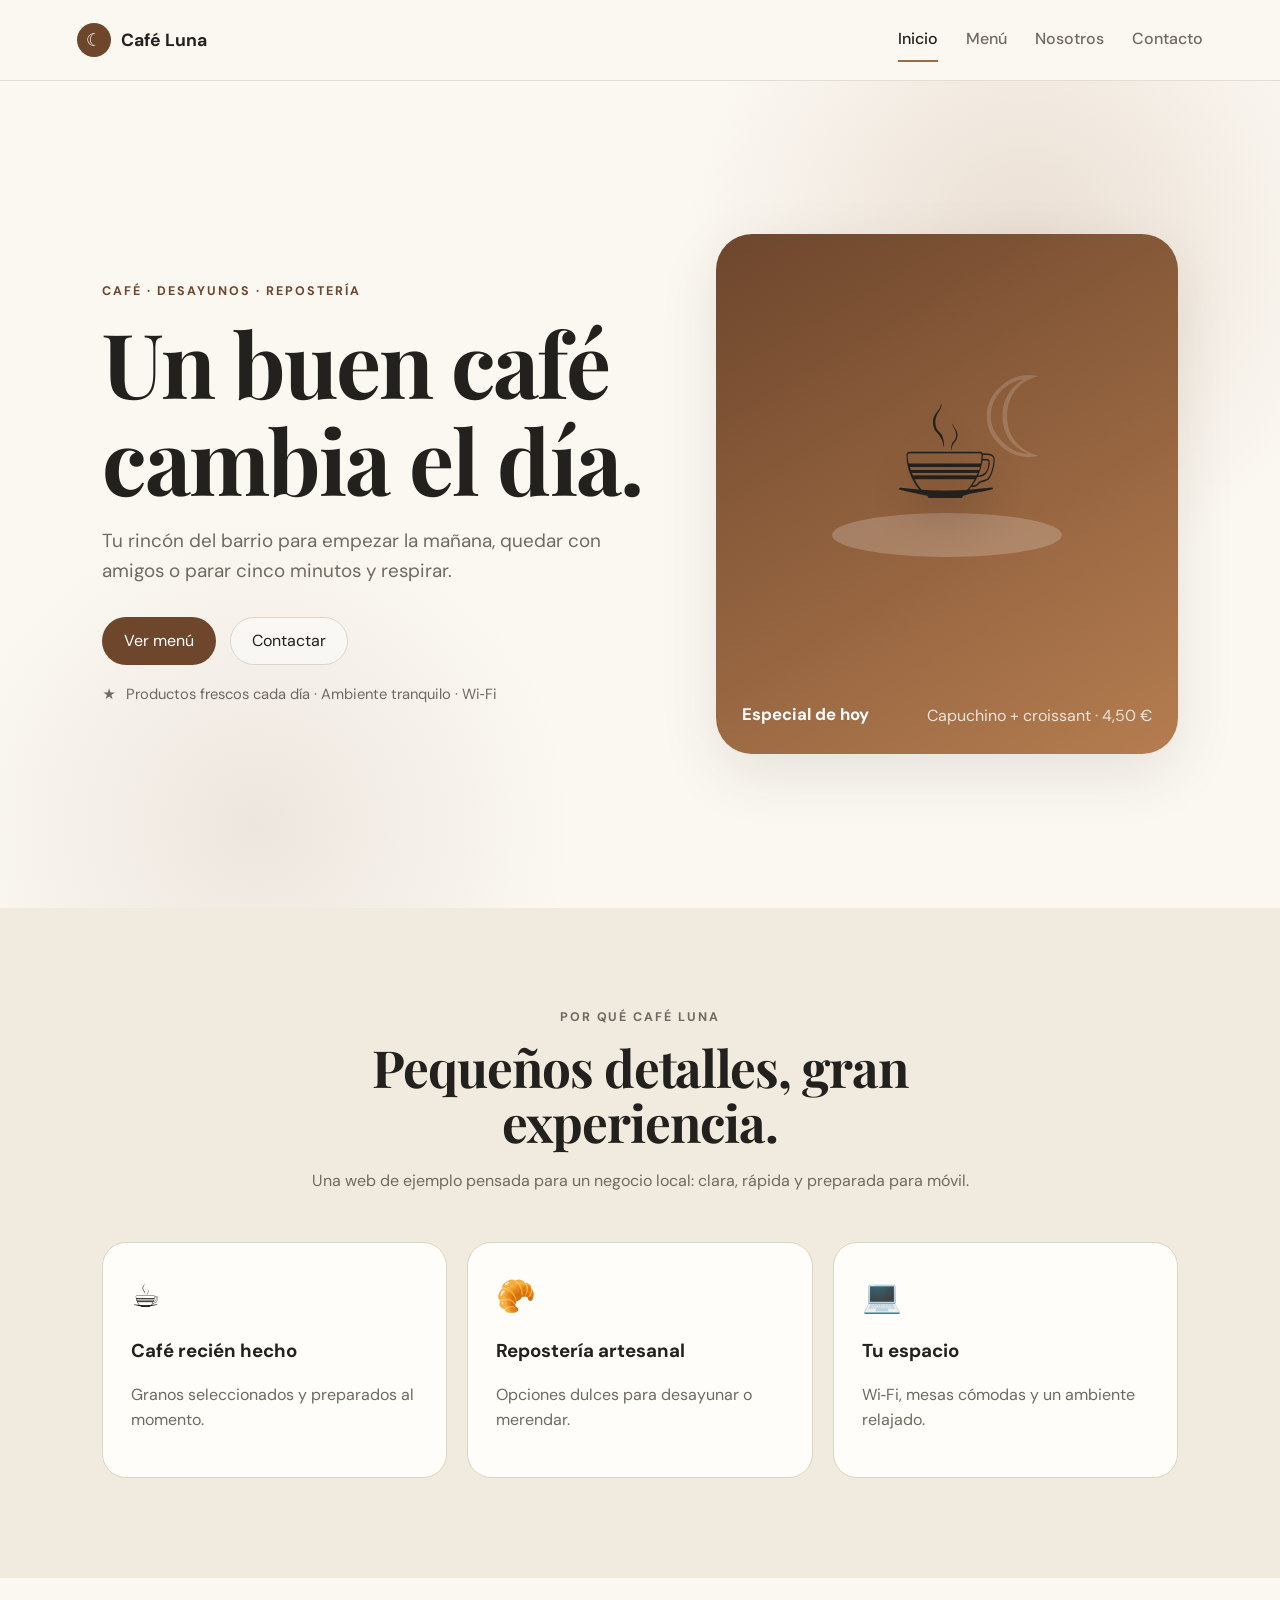
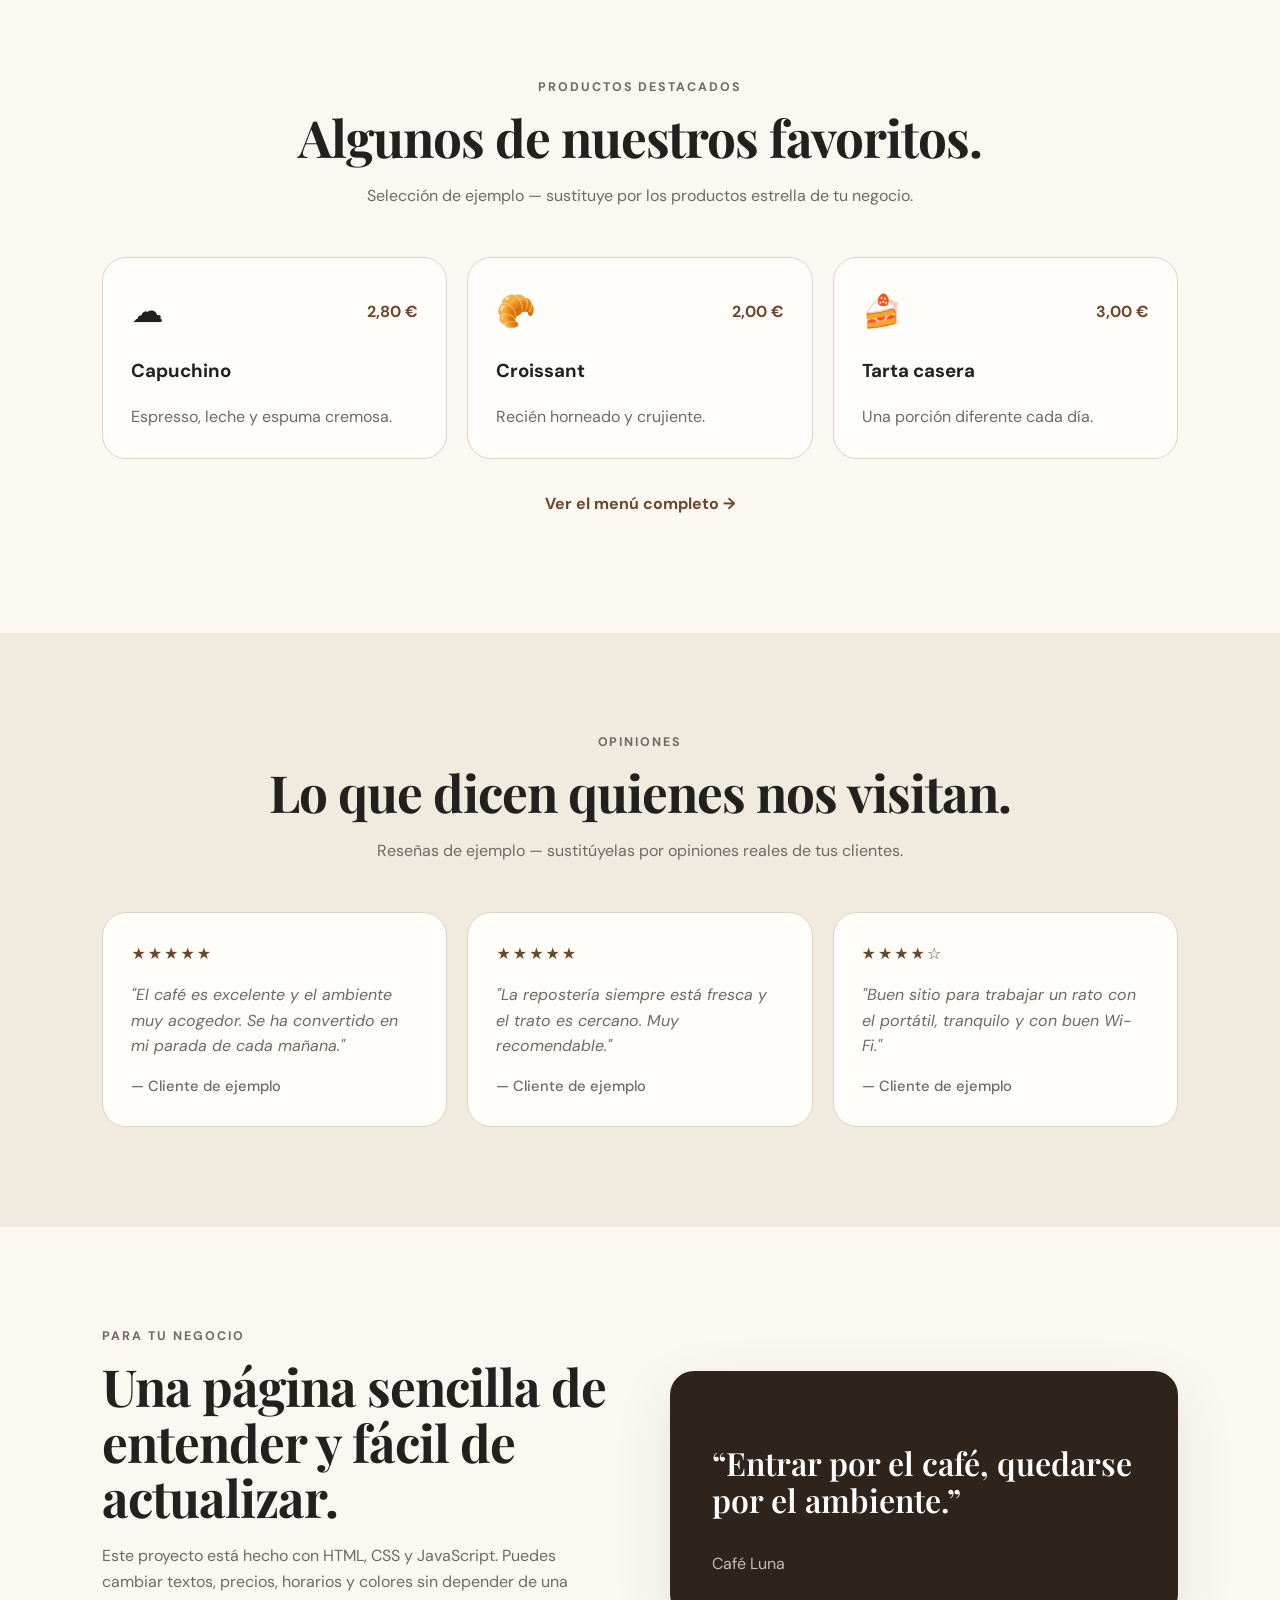
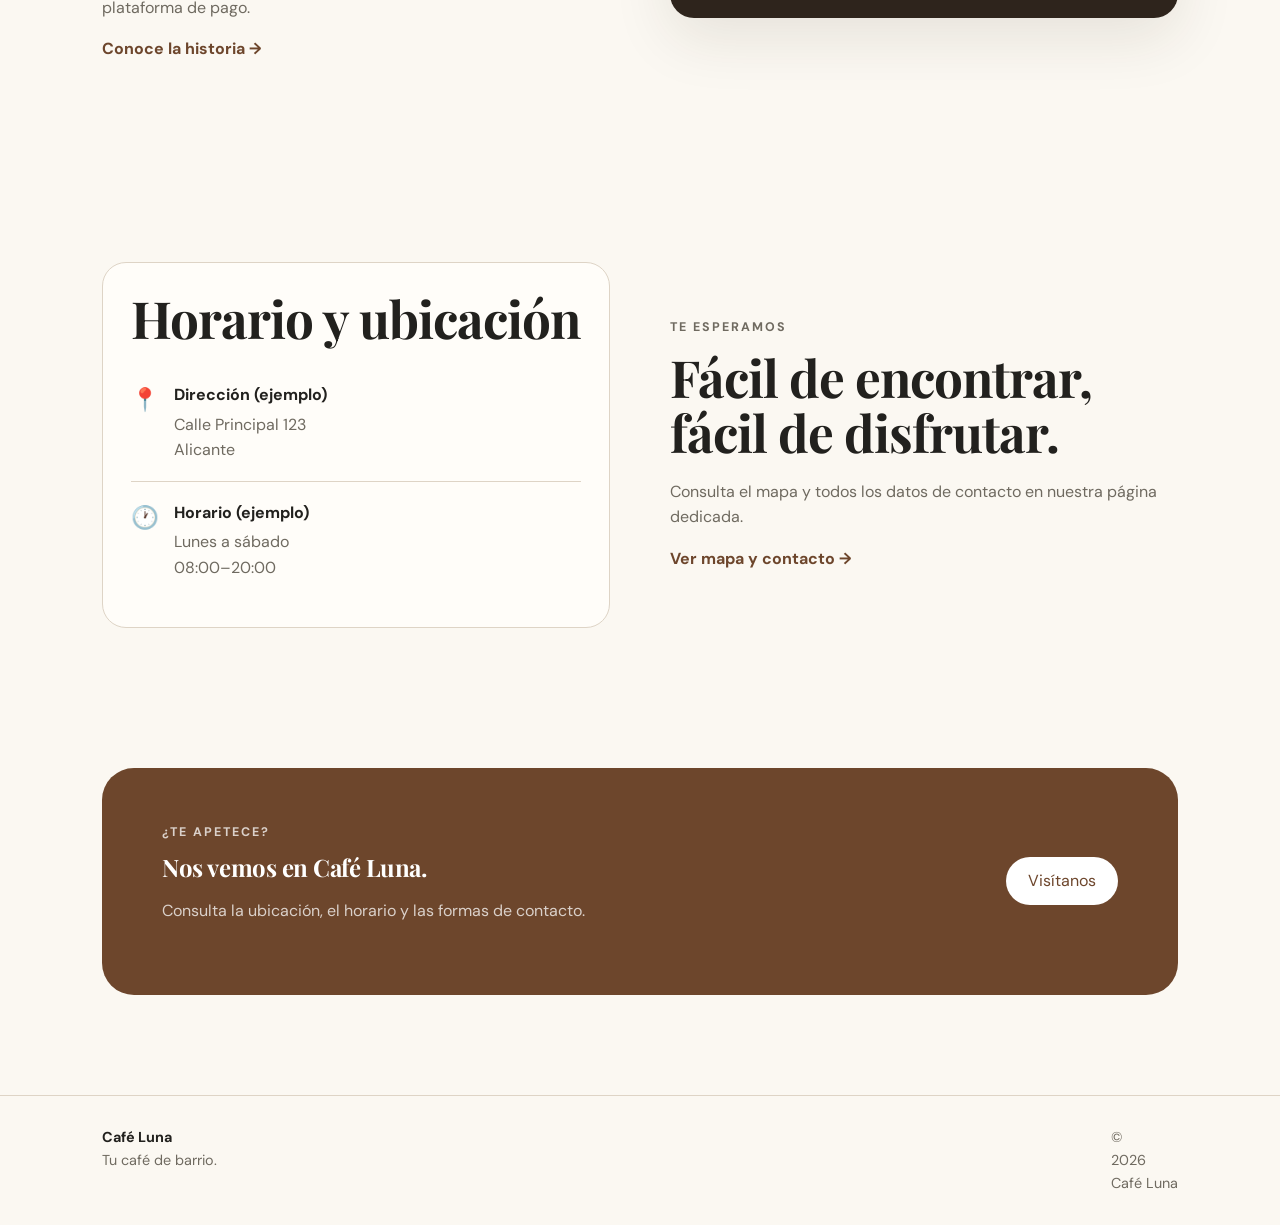
<file: index.html>
<!DOCTYPE html>
<html lang="es">
<head>
  <meta charset="UTF-8">
  <meta name="viewport" content="width=device-width, initial-scale=1.0">
  <meta name="description" content="Café Luna: café de especialidad, desayunos y repostería artesanal.">
  <link rel="icon" type="image/svg+xml" href="favicon.svg">
  <title>Café Luna · Inicio</title>
  <link rel="stylesheet" href="styles.css">
  <script src="script.js" defer></script>
</head>
<body>
  <header class="site-header">
    <a class="brand" href="index.html" aria-label="Café Luna inicio">
      <span class="brand-mark">☾</span>
      <span>Café Luna</span>
    </a>
    <button class="menu-toggle" aria-label="Abrir menú" aria-expanded="false">☰</button>
    <nav class="nav" aria-label="Navegación principal">
      <a class="active" href="index.html" aria-current="page">Inicio</a>
      <a href="menu.html">Menú</a>
      <a href="nosotros.html">Nosotros</a>
      <a href="contacto.html">Contacto</a>
    </nav>
  </header>

  <main>
    <section class="hero">
      <div class="hero-copy">
        <p class="eyebrow">CAFÉ · DESAYUNOS · REPOSTERÍA</p>
        <h1>Un buen café cambia el día.</h1>
        <p class="lead">Tu rincón del barrio para empezar la mañana, quedar con amigos o parar cinco minutos y respirar.</p>
        <div class="actions">
          <a class="btn btn-primary" href="menu.html">Ver menú</a>
          <a class="btn btn-ghost" href="contacto.html">Contactar</a>
        </div>
        <div class="hero-note">
          <span>★</span>
          <span>Productos frescos cada día · Ambiente tranquilo · Wi‑Fi</span>
        </div>
      </div>
      <div class="hero-card">
        <div class="cup-art" aria-hidden="true">
          <div class="moon">☾</div>
          <div class="cup">☕</div>
          <div class="saucer"></div>
        </div>
        <div class="hero-card-caption">
          <strong>Especial de hoy</strong>
          <span>Capuchino + croissant · 4,50 €</span>
        </div>
      </div>
    </section>

    <section class="section section-soft">
      <div class="section-heading">
        <p class="eyebrow">POR QUÉ CAFÉ LUNA</p>
        <h2>Pequeños detalles, gran experiencia.</h2>
        <p>Una web de ejemplo pensada para un negocio local: clara, rápida y preparada para móvil.</p>
      </div>
      <div class="feature-grid">
        <article class="feature">
          <div class="icon">☕</div>
          <h3>Café recién hecho</h3>
          <p>Granos seleccionados y preparados al momento.</p>
        </article>
        <article class="feature">
          <div class="icon">🥐</div>
          <h3>Repostería artesanal</h3>
          <p>Opciones dulces para desayunar o merendar.</p>
        </article>
        <article class="feature">
          <div class="icon">💻</div>
          <h3>Tu espacio</h3>
          <p>Wi‑Fi, mesas cómodas y un ambiente relajado.</p>
        </article>
      </div>
    </section>

    <section class="section">
      <div class="section-heading">
        <p class="eyebrow">PRODUCTOS DESTACADOS</p>
        <h2>Algunos de nuestros favoritos.</h2>
        <p>Selección de ejemplo — sustituye por los productos estrella de tu negocio.</p>
      </div>
      <div class="menu-grid">
        <article class="menu-card">
          <div class="menu-card-top"><span class="menu-icon">☁️</span><span class="price">2,80 €</span></div>
          <h3>Capuchino</h3><p>Espresso, leche y espuma cremosa.</p>
        </article>
        <article class="menu-card">
          <div class="menu-card-top"><span class="menu-icon">🥐</span><span class="price">2,00 €</span></div>
          <h3>Croissant</h3><p>Recién horneado y crujiente.</p>
        </article>
        <article class="menu-card">
          <div class="menu-card-top"><span class="menu-icon">🍰</span><span class="price">3,00 €</span></div>
          <h3>Tarta casera</h3><p>Una porción diferente cada día.</p>
        </article>
      </div>
      <p class="section-link">
        <a class="text-link" href="menu.html">Ver el menú completo →</a>
      </p>
    </section>

    <section class="section section-soft">
      <div class="section-heading">
        <p class="eyebrow">OPINIONES</p>
        <h2>Lo que dicen quienes nos visitan.</h2>
        <p>Reseñas de ejemplo — sustitúyelas por opiniones reales de tus clientes.</p>
      </div>
      <div class="feature-grid review-grid">
        <article class="feature review-card">
          <div class="stars" aria-label="Valoración: 5 de 5 estrellas">★★★★★</div>
          <p>"El café es excelente y el ambiente muy acogedor. Se ha convertido en mi parada de cada mañana."</p>
          <strong>— Cliente de ejemplo</strong>
        </article>
        <article class="feature review-card">
          <div class="stars" aria-label="Valoración: 5 de 5 estrellas">★★★★★</div>
          <p>"La repostería siempre está fresca y el trato es cercano. Muy recomendable."</p>
          <strong>— Cliente de ejemplo</strong>
        </article>
        <article class="feature review-card">
          <div class="stars" aria-label="Valoración: 4 de 5 estrellas">★★★★☆</div>
          <p>"Buen sitio para trabajar un rato con el portátil, tranquilo y con buen Wi-Fi."</p>
          <strong>— Cliente de ejemplo</strong>
        </article>
      </div>
    </section>

    <section class="section split">
      <div>
        <p class="eyebrow">PARA TU NEGOCIO</p>
        <h2>Una página sencilla de entender y fácil de actualizar.</h2>
        <p>Este proyecto está hecho con HTML, CSS y JavaScript. Puedes cambiar textos, precios, horarios y colores sin depender de una plataforma de pago.</p>
        <a class="text-link" href="nosotros.html">Conoce la historia →</a>
      </div>
      <div class="quote-card">
        <p>“Entrar por el café, quedarse por el ambiente.”</p>
        <span>Café Luna</span>
      </div>
    </section>

    <section class="section">
      <div class="split">
        <div class="contact-card">
          <h2>Horario y ubicación</h2>
          <div class="contact-row"><span>📍</span><div><strong>Dirección (ejemplo)</strong><p>Calle Principal 123<br>Alicante</p></div></div>
          <div class="contact-row"><span>🕐</span><div><strong>Horario (ejemplo)</strong><p>Lunes a sábado<br>08:00–20:00</p></div></div>
        </div>
        <div>
          <p class="eyebrow">TE ESPERAMOS</p>
          <h2>Fácil de encontrar, fácil de disfrutar.</h2>
          <p>Consulta el mapa y todos los datos de contacto en nuestra página dedicada.</p>
          <a class="text-link" href="contacto.html">Ver mapa y contacto →</a>
        </div>
      </div>
    </section>

    <section class="cta">
      <div>
        <p class="eyebrow">¿TE APETECE?</p>
        <h2>Nos vemos en Café Luna.</h2>
        <p>Consulta la ubicación, el horario y las formas de contacto.</p>
      </div>
      <a class="btn btn-light" href="contacto.html">Visítanos</a>
    </section>
  </main>

  <footer class="footer">
    <div>
      <strong>Café Luna</strong>
      <span>Tu café de barrio.</span>
    </div>
    <div>© <span data-year></span> Café Luna</div>
  </footer>
</body>
</html>
</file>
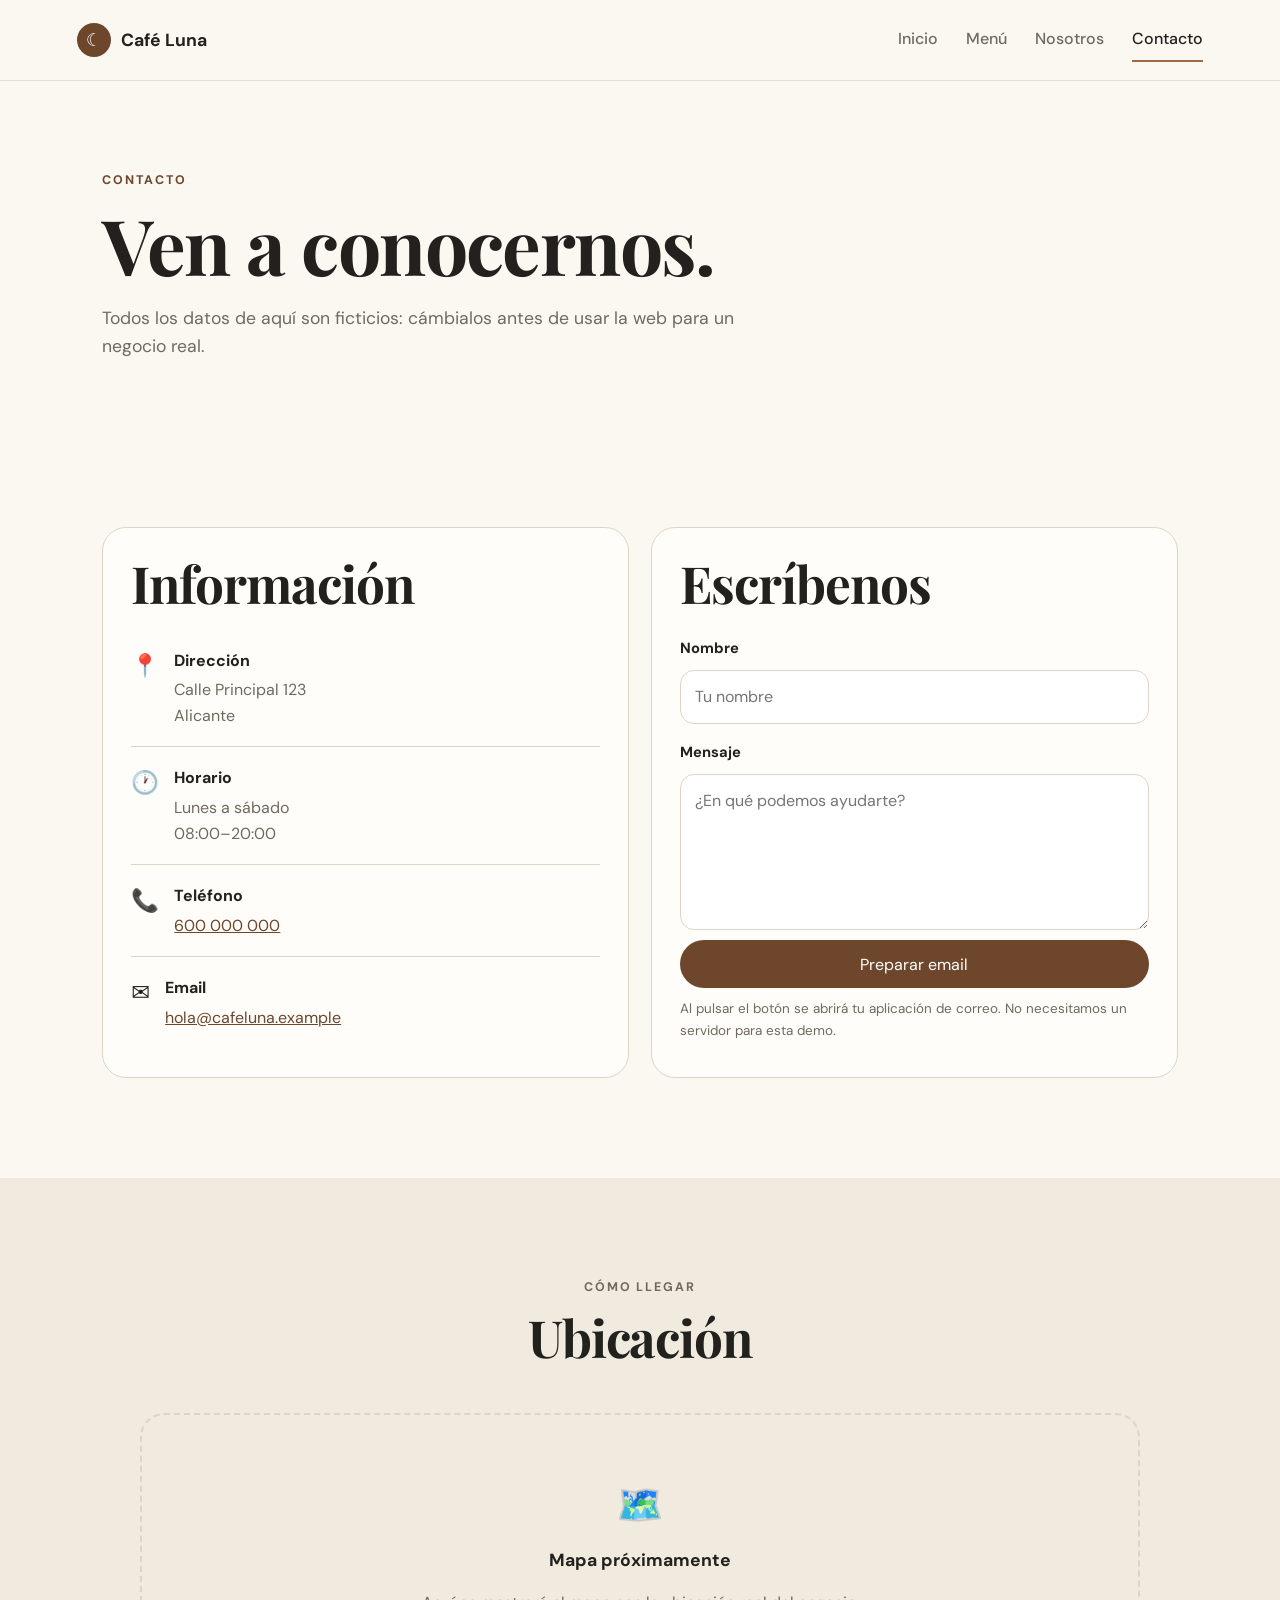
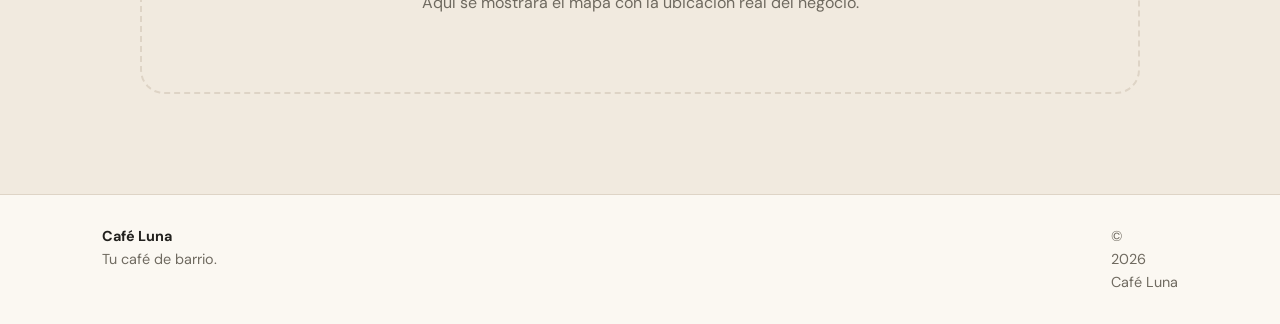
<file: contacto.html>
<!DOCTYPE html>
<html lang="es">
<head>
  <meta charset="UTF-8">
  <meta name="viewport" content="width=device-width, initial-scale=1.0">
  <meta name="description" content="Contacto, horario y ubicación de Café Luna.">
  <link rel="icon" type="image/svg+xml" href="favicon.svg">
  <title>Café Luna · Contacto</title>
  <link rel="stylesheet" href="styles.css">
  <script src="script.js" defer></script>
</head>
<body>
  <header class="site-header">
    <a class="brand" href="index.html"><span class="brand-mark">☾</span><span>Café Luna</span></a>
    <button class="menu-toggle" aria-label="Abrir menú" aria-expanded="false">☰</button>
    <nav class="nav" aria-label="Navegación principal">
      <a href="index.html">Inicio</a>
      <a href="menu.html">Menú</a>
      <a href="nosotros.html">Nosotros</a>
      <a class="active" href="contacto.html" aria-current="page">Contacto</a>
    </nav>
  </header>

  <main>
    <section class="page-hero">
      <p class="eyebrow">CONTACTO</p>
      <h1>Ven a conocernos.</h1>
      <p>Todos los datos de aquí son ficticios: cámbialos antes de usar la web para un negocio real.</p>
    </section>

    <section class="section contact-grid">
      <div class="contact-card">
        <h2>Información</h2>
        <div class="contact-row"><span>📍</span><div><strong>Dirección</strong><p>Calle Principal 123<br>Alicante</p></div></div>
        <div class="contact-row"><span>🕐</span><div><strong>Horario</strong><p>Lunes a sábado<br>08:00–20:00</p></div></div>
        <div class="contact-row"><span>📞</span><div><strong>Teléfono</strong><p><a href="tel:+34600000000">600 000 000</a></p></div></div>
        <div class="contact-row"><span>✉️</span><div><strong>Email</strong><p><a href="mailto:hola@cafeluna.example">hola@cafeluna.example</a></p></div></div>
      </div>

      <div class="contact-card">
        <h2>Escríbenos</h2>
        <form onsubmit="return sendEmail(event)">
          <label for="name">Nombre</label>
          <input id="name" name="name" type="text" placeholder="Tu nombre" required>
          <label for="message">Mensaje</label>
          <textarea id="message" name="message" rows="5" placeholder="¿En qué podemos ayudarte?" required></textarea>
          <button class="btn btn-primary" type="submit">Preparar email</button>
          <p class="form-note">Al pulsar el botón se abrirá tu aplicación de correo. No necesitamos un servidor para esta demo.</p>
        </form>
      </div>
    </section>

    <section class="section section-soft">
      <div class="section-heading narrow">
        <p class="eyebrow">CÓMO LLEGAR</p>
        <h2>Ubicación</h2>
      </div>
      <!-- Espacio reservado para un mapa real. Cuando tengas la dirección definitiva,
           sustituye este bloque por un iframe de Google Maps (o similar) con esa ubicación. -->
      <div class="map-placeholder" role="img" aria-label="Espacio reservado para el mapa de ubicación">
        <span class="map-icon" aria-hidden="true">🗺️</span>
        <strong>Mapa próximamente</strong>
        <p>Aquí se mostrará el mapa con la ubicación real del negocio.</p>
      </div>
    </section>
  </main>

  <footer class="footer">
    <div><strong>Café Luna</strong><span>Tu café de barrio.</span></div>
    <div>© <span data-year></span> Café Luna</div>
  </footer>
</body>
</html>
</file>
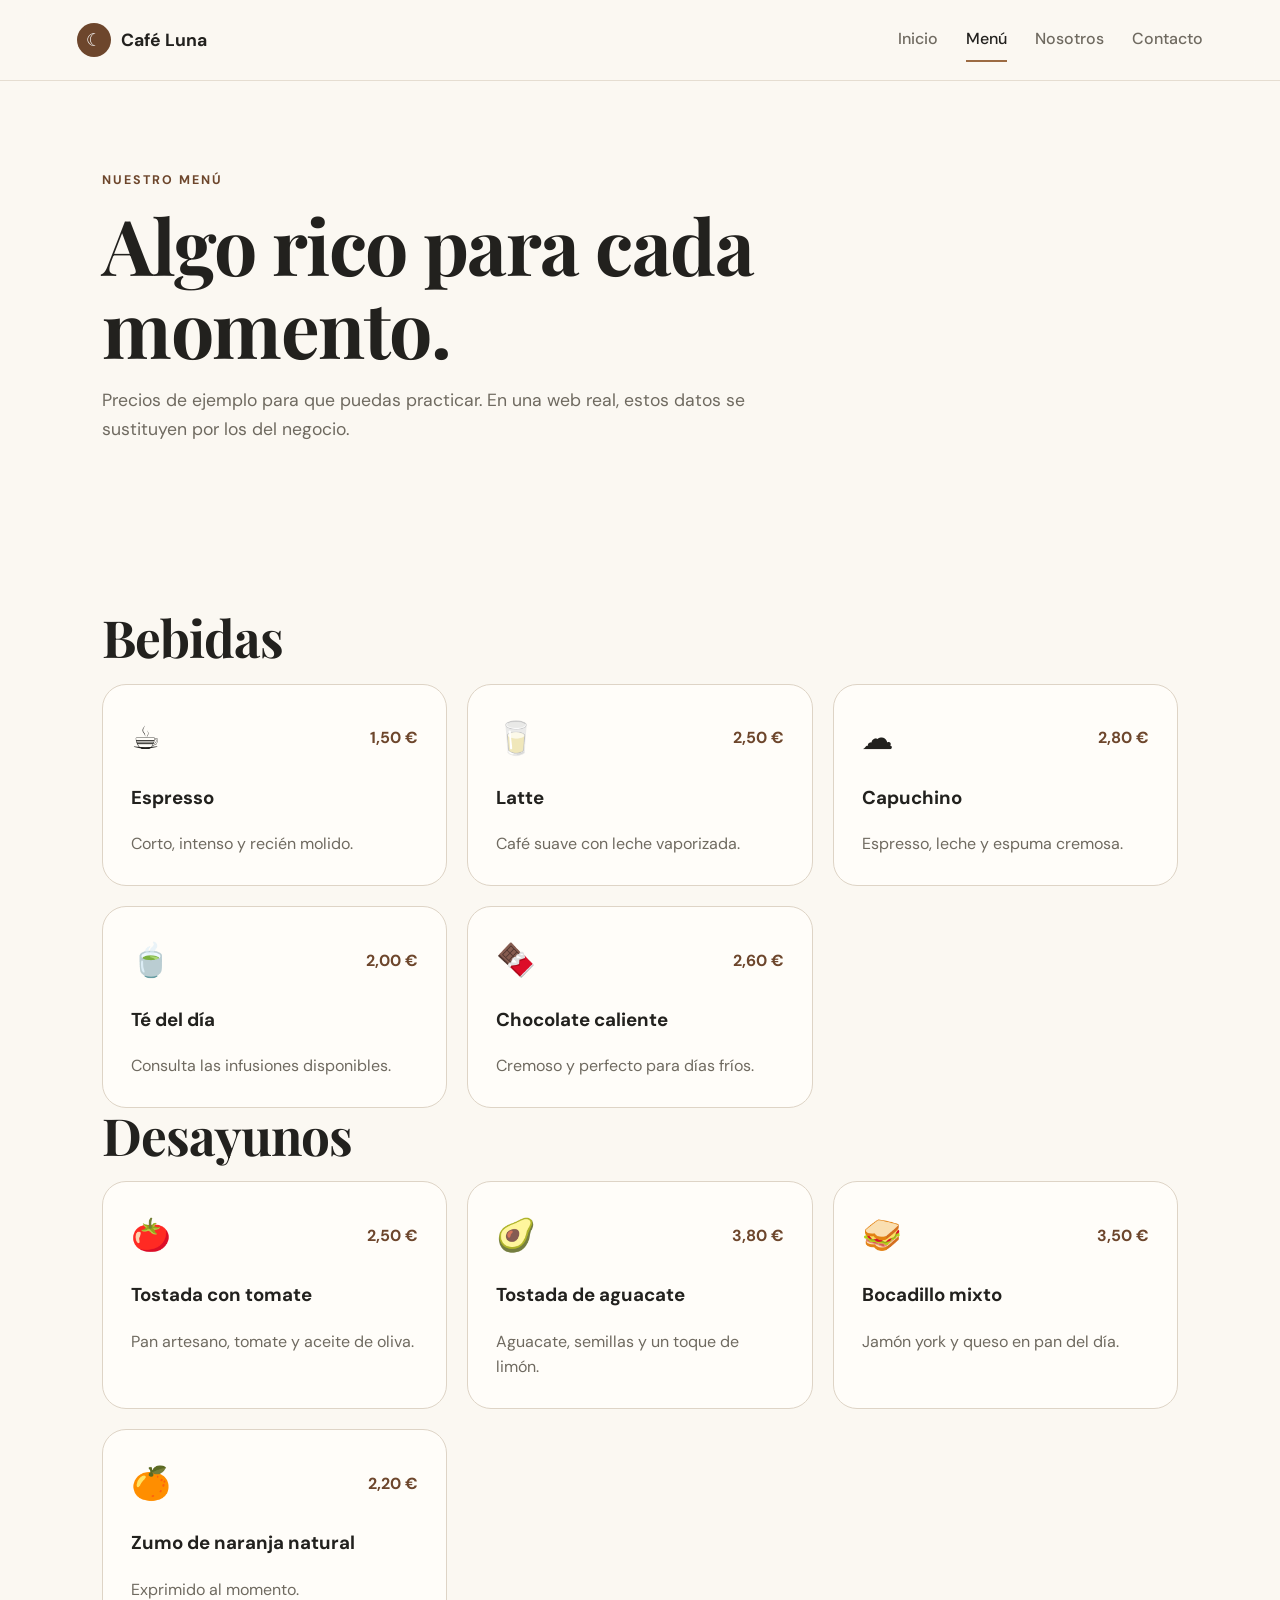
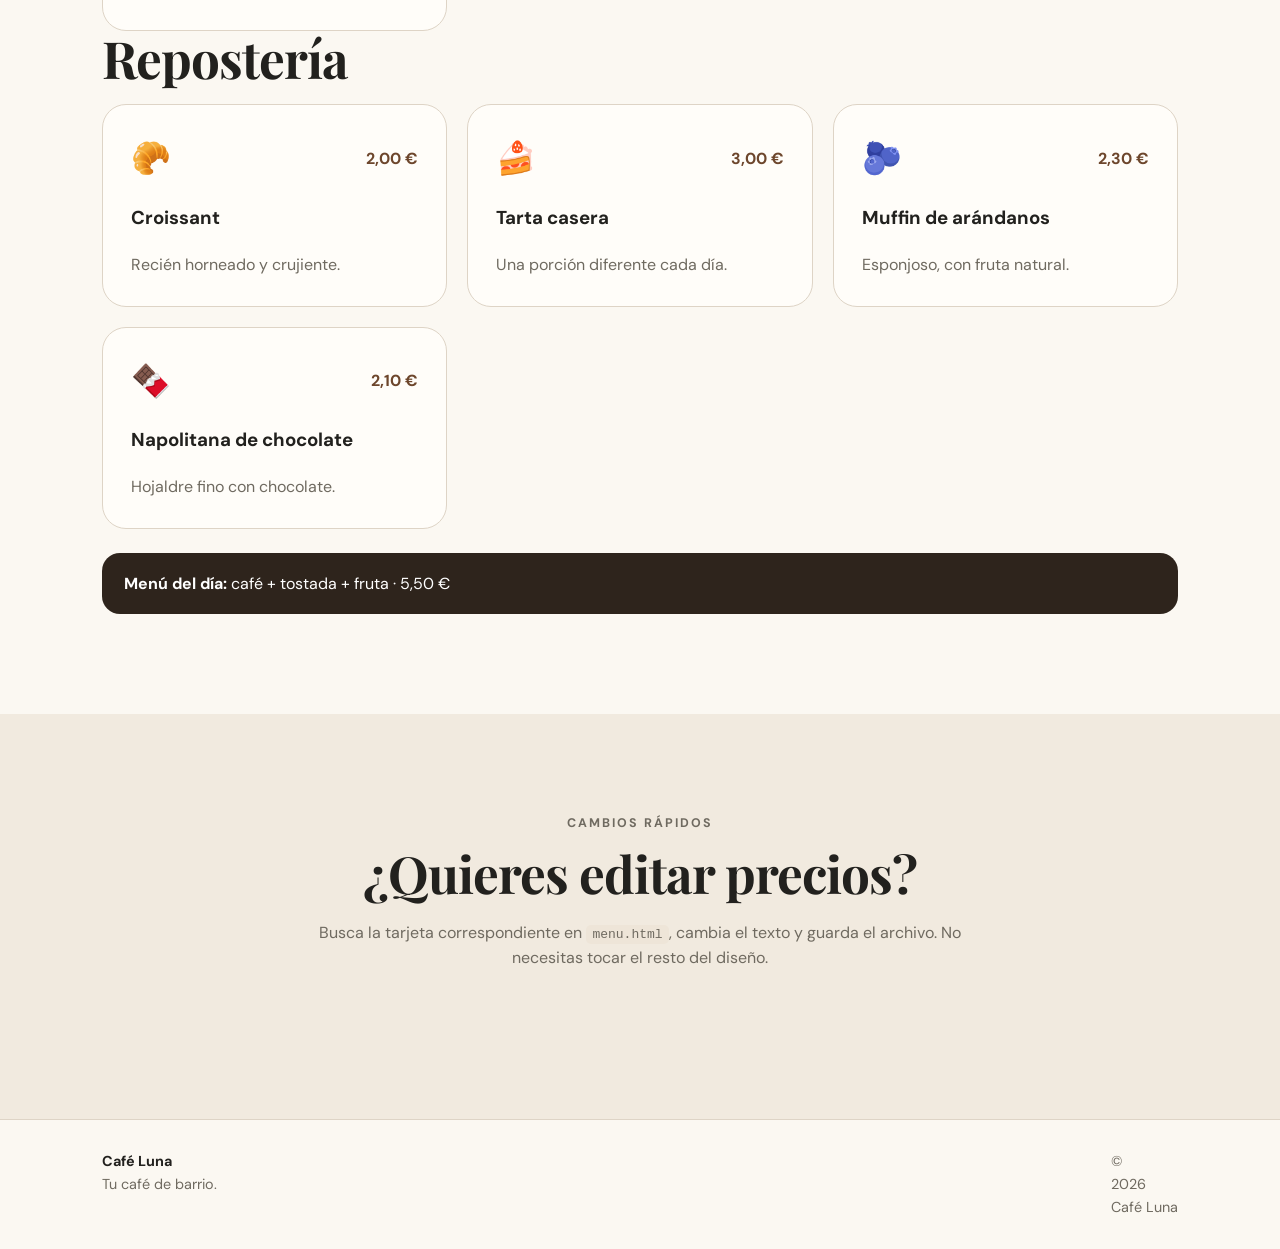
<file: menu.html>
<!DOCTYPE html>
<html lang="es">
<head>
  <meta charset="UTF-8">
  <meta name="viewport" content="width=device-width, initial-scale=1.0">
  <meta name="description" content="Menú de Café Luna: cafés, desayunos y repostería.">
  <link rel="icon" type="image/svg+xml" href="favicon.svg">
  <title>Café Luna · Menú</title>
  <link rel="stylesheet" href="styles.css">
  <script src="script.js" defer></script>
</head>
<body>
  <header class="site-header">
    <a class="brand" href="index.html"><span class="brand-mark">☾</span><span>Café Luna</span></a>
    <button class="menu-toggle" aria-label="Abrir menú" aria-expanded="false">☰</button>
    <nav class="nav" aria-label="Navegación principal">
      <a href="index.html">Inicio</a>
      <a class="active" href="menu.html" aria-current="page">Menú</a>
      <a href="nosotros.html">Nosotros</a>
      <a href="contacto.html">Contacto</a>
    </nav>
  </header>

  <main>
    <section class="page-hero">
      <p class="eyebrow">NUESTRO MENÚ</p>
      <h1>Algo rico para cada momento.</h1>
      <p>Precios de ejemplo para que puedas practicar. En una web real, estos datos se sustituyen por los del negocio.</p>
    </section>

    <section class="section">
      <h2 class="category-title">Bebidas</h2>
      <div class="menu-grid">
        <article class="menu-card">
          <div class="menu-card-top"><span class="menu-icon">☕</span><span class="price">1,50 €</span></div>
          <h3>Espresso</h3><p>Corto, intenso y recién molido.</p>
        </article>
        <article class="menu-card">
          <div class="menu-card-top"><span class="menu-icon">🥛</span><span class="price">2,50 €</span></div>
          <h3>Latte</h3><p>Café suave con leche vaporizada.</p>
        </article>
        <article class="menu-card">
          <div class="menu-card-top"><span class="menu-icon">☁️</span><span class="price">2,80 €</span></div>
          <h3>Capuchino</h3><p>Espresso, leche y espuma cremosa.</p>
        </article>
        <article class="menu-card">
          <div class="menu-card-top"><span class="menu-icon">🍵</span><span class="price">2,00 €</span></div>
          <h3>Té del día</h3><p>Consulta las infusiones disponibles.</p>
        </article>
        <article class="menu-card">
          <div class="menu-card-top"><span class="menu-icon">🍫</span><span class="price">2,60 €</span></div>
          <h3>Chocolate caliente</h3><p>Cremoso y perfecto para días fríos.</p>
        </article>
      </div>

      <h2 class="category-title">Desayunos</h2>
      <div class="menu-grid">
        <article class="menu-card">
          <div class="menu-card-top"><span class="menu-icon">🍅</span><span class="price">2,50 €</span></div>
          <h3>Tostada con tomate</h3><p>Pan artesano, tomate y aceite de oliva.</p>
        </article>
        <article class="menu-card">
          <div class="menu-card-top"><span class="menu-icon">🥑</span><span class="price">3,80 €</span></div>
          <h3>Tostada de aguacate</h3><p>Aguacate, semillas y un toque de limón.</p>
        </article>
        <article class="menu-card">
          <div class="menu-card-top"><span class="menu-icon">🥪</span><span class="price">3,50 €</span></div>
          <h3>Bocadillo mixto</h3><p>Jamón york y queso en pan del día.</p>
        </article>
        <article class="menu-card">
          <div class="menu-card-top"><span class="menu-icon">🍊</span><span class="price">2,20 €</span></div>
          <h3>Zumo de naranja natural</h3><p>Exprimido al momento.</p>
        </article>
      </div>

      <h2 class="category-title">Repostería</h2>
      <div class="menu-grid">
        <article class="menu-card">
          <div class="menu-card-top"><span class="menu-icon">🥐</span><span class="price">2,00 €</span></div>
          <h3>Croissant</h3><p>Recién horneado y crujiente.</p>
        </article>
        <article class="menu-card">
          <div class="menu-card-top"><span class="menu-icon">🍰</span><span class="price">3,00 €</span></div>
          <h3>Tarta casera</h3><p>Una porción diferente cada día.</p>
        </article>
        <article class="menu-card">
          <div class="menu-card-top"><span class="menu-icon">🫐</span><span class="price">2,30 €</span></div>
          <h3>Muffin de arándanos</h3><p>Esponjoso, con fruta natural.</p>
        </article>
        <article class="menu-card">
          <div class="menu-card-top"><span class="menu-icon">🍫</span><span class="price">2,10 €</span></div>
          <h3>Napolitana de chocolate</h3><p>Hojaldre fino con chocolate.</p>
        </article>
      </div>

      <div class="info-banner">
        <strong>Menú del día:</strong> café + tostada + fruta · 5,50 €
      </div>
    </section>

    <section class="section section-soft">
      <div class="section-heading narrow">
        <p class="eyebrow">CAMBIOS RÁPIDOS</p>
        <h2>¿Quieres editar precios?</h2>
        <p>Busca la tarjeta correspondiente en <code>menu.html</code>, cambia el texto y guarda el archivo. No necesitas tocar el resto del diseño.</p>
      </div>
    </section>
  </main>

  <footer class="footer">
    <div><strong>Café Luna</strong><span>Tu café de barrio.</span></div>
    <div>© <span data-year></span> Café Luna</div>
  </footer>
</body>
</html>
</file>
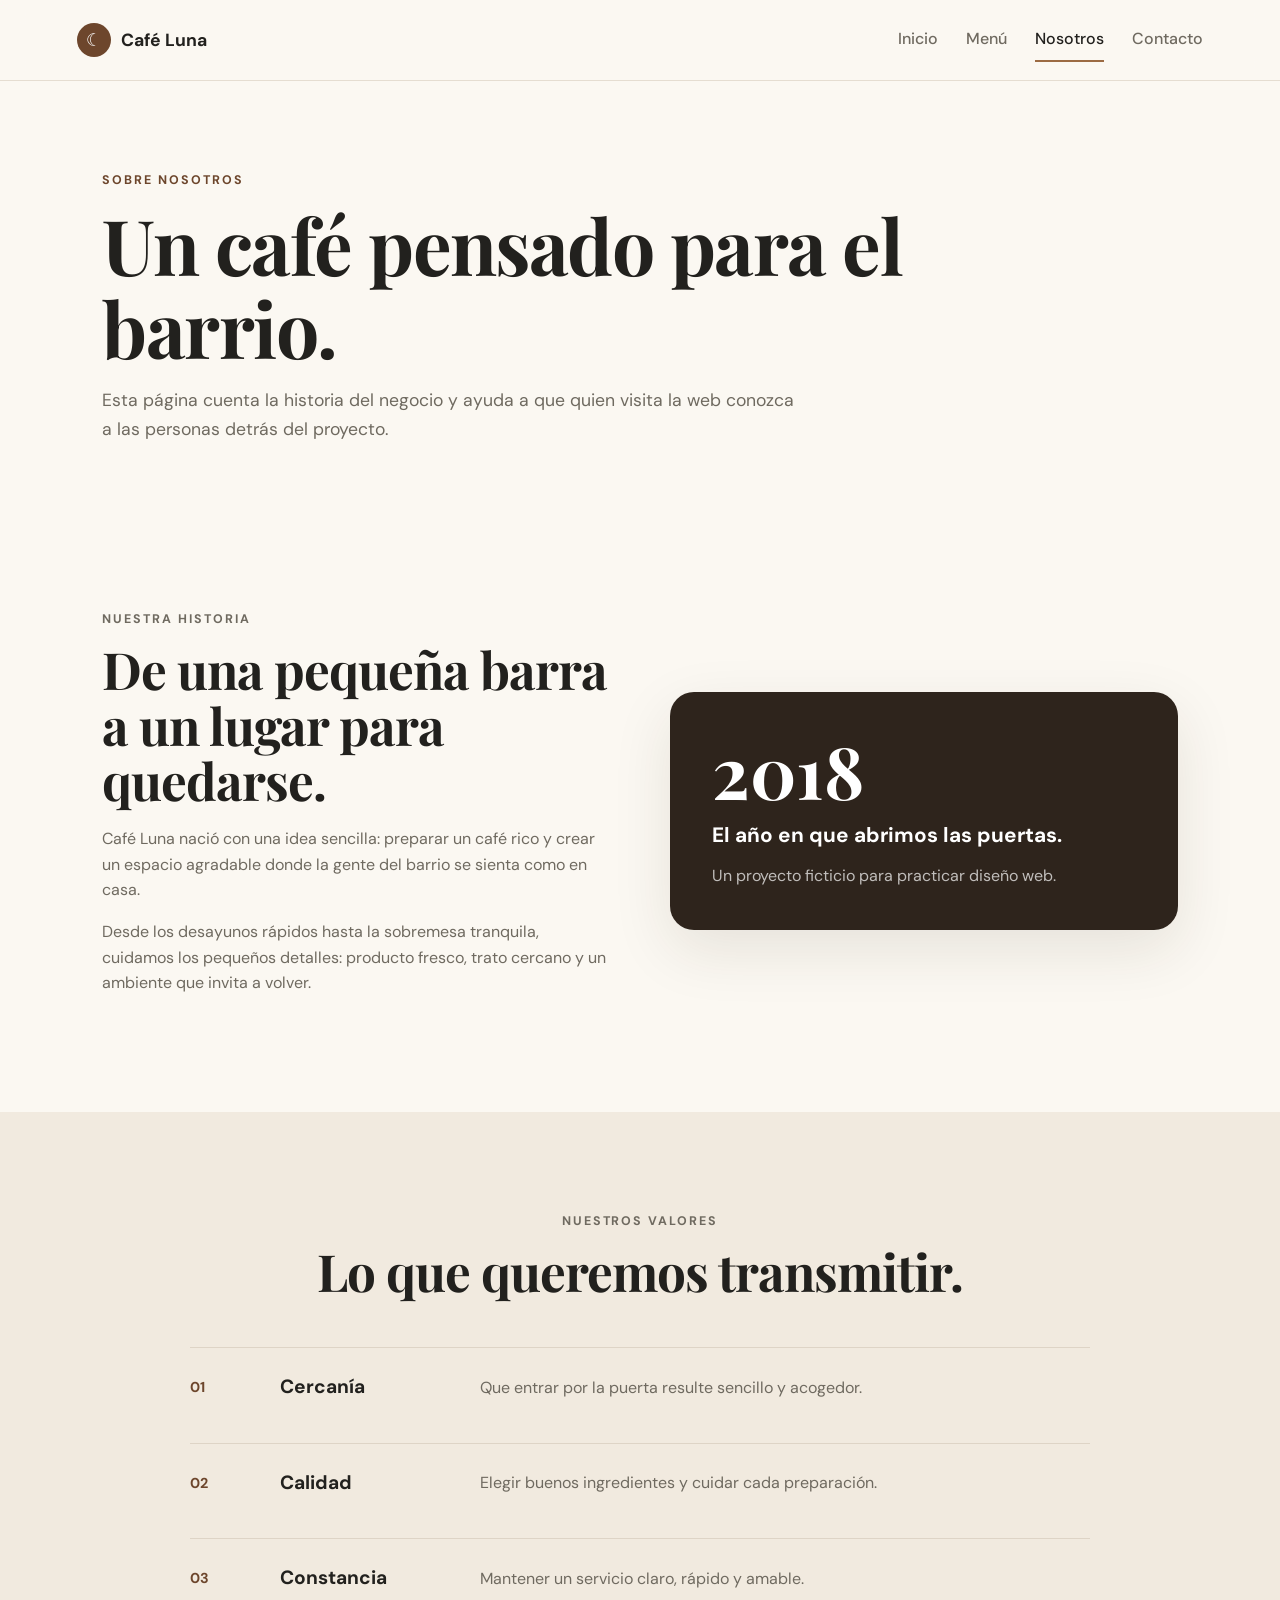
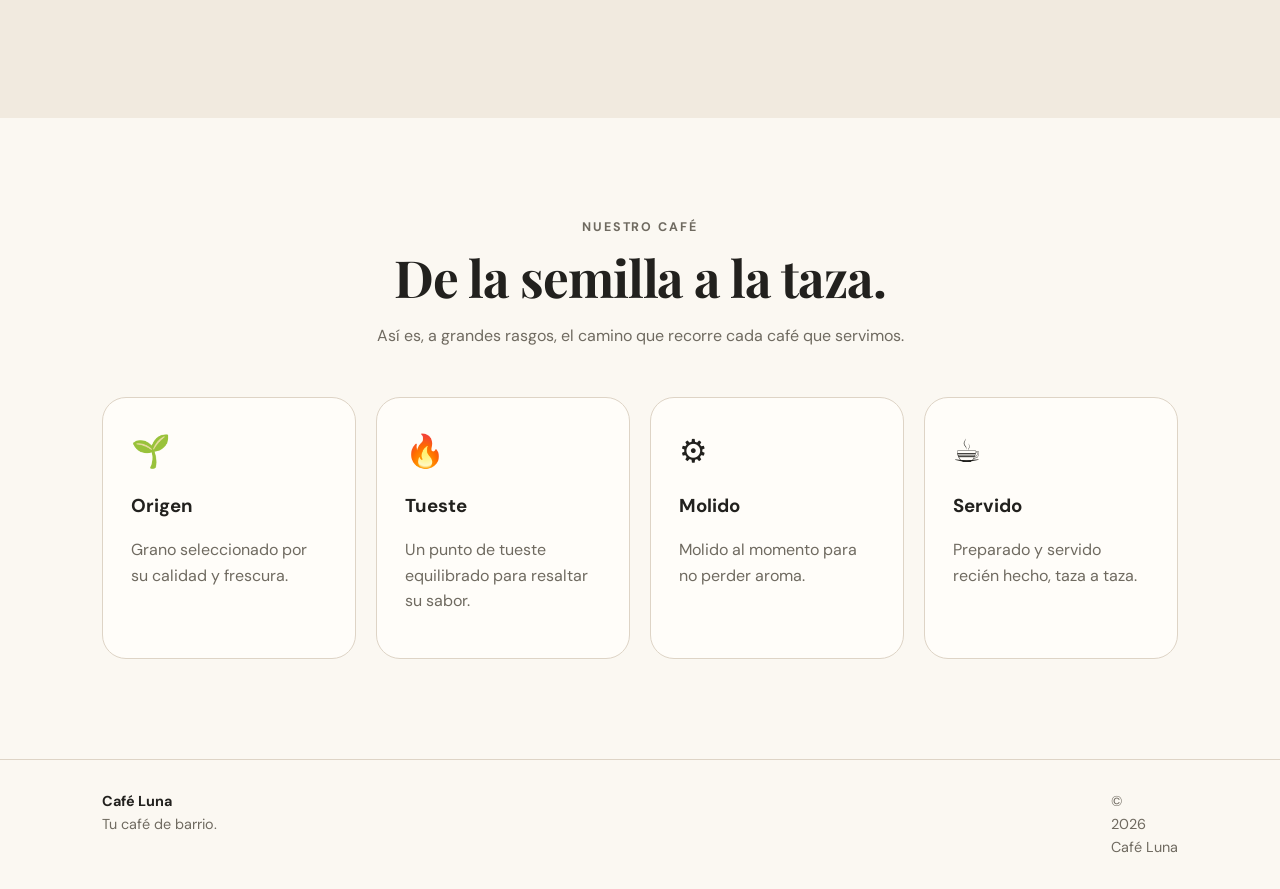
<file: nosotros.html>
<!DOCTYPE html>
<html lang="es">
<head>
  <meta charset="UTF-8">
  <meta name="viewport" content="width=device-width, initial-scale=1.0">
  <meta name="description" content="Conoce la historia de Café Luna.">
  <link rel="icon" type="image/svg+xml" href="favicon.svg">
  <title>Café Luna · Nosotros</title>
  <link rel="stylesheet" href="styles.css">
  <script src="script.js" defer></script>
</head>
<body>
  <header class="site-header">
    <a class="brand" href="index.html"><span class="brand-mark">☾</span><span>Café Luna</span></a>
    <button class="menu-toggle" aria-label="Abrir menú" aria-expanded="false">☰</button>
    <nav class="nav" aria-label="Navegación principal">
      <a href="index.html">Inicio</a>
      <a href="menu.html">Menú</a>
      <a class="active" href="nosotros.html" aria-current="page">Nosotros</a>
      <a href="contacto.html">Contacto</a>
    </nav>
  </header>

  <main>
    <section class="page-hero">
      <p class="eyebrow">SOBRE NOSOTROS</p>
      <h1>Un café pensado para el barrio.</h1>
      <p>Esta página cuenta la historia del negocio y ayuda a que quien visita la web conozca a las personas detrás del proyecto.</p>
    </section>

    <section class="section split">
      <div class="story">
        <p class="eyebrow">NUESTRA HISTORIA</p>
        <h2>De una pequeña barra a un lugar para quedarse.</h2>
        <p>Café Luna nació con una idea sencilla: preparar un café rico y crear un espacio agradable donde la gente del barrio se sienta como en casa.</p>
        <p>Desde los desayunos rápidos hasta la sobremesa tranquila, cuidamos los pequeños detalles: producto fresco, trato cercano y un ambiente que invita a volver.</p>
      </div>
      <div class="story-card">
        <span class="big-number">2018</span>
        <strong>El año en que abrimos las puertas.</strong>
        <span>Un proyecto ficticio para practicar diseño web.</span>
      </div>
    </section>

    <section class="section section-soft">
      <div class="section-heading">
        <p class="eyebrow">NUESTROS VALORES</p>
        <h2>Lo que queremos transmitir.</h2>
      </div>
      <div class="value-list">
        <div><span>01</span><strong>Cercanía</strong><p>Que entrar por la puerta resulte sencillo y acogedor.</p></div>
        <div><span>02</span><strong>Calidad</strong><p>Elegir buenos ingredientes y cuidar cada preparación.</p></div>
        <div><span>03</span><strong>Constancia</strong><p>Mantener un servicio claro, rápido y amable.</p></div>
      </div>
    </section>

    <section class="section">
      <div class="section-heading">
        <p class="eyebrow">NUESTRO CAFÉ</p>
        <h2>De la semilla a la taza.</h2>
        <p>Así es, a grandes rasgos, el camino que recorre cada café que servimos.</p>
      </div>
      <div class="process-grid">
        <article class="feature">
          <div class="icon">🌱</div>
          <h3>Origen</h3>
          <p>Grano seleccionado por su calidad y frescura.</p>
        </article>
        <article class="feature">
          <div class="icon">🔥</div>
          <h3>Tueste</h3>
          <p>Un punto de tueste equilibrado para resaltar su sabor.</p>
        </article>
        <article class="feature">
          <div class="icon">⚙️</div>
          <h3>Molido</h3>
          <p>Molido al momento para no perder aroma.</p>
        </article>
        <article class="feature">
          <div class="icon">☕</div>
          <h3>Servido</h3>
          <p>Preparado y servido recién hecho, taza a taza.</p>
        </article>
      </div>
    </section>
  </main>

  <footer class="footer">
    <div><strong>Café Luna</strong><span>Tu café de barrio.</span></div>
    <div>© <span data-year></span> Café Luna</div>
  </footer>
</body>
</html>
</file>
<file: styles.css>
@import url('https://fonts.googleapis.com/css2?family=DM+Sans:wght@400;500;700&family=Playfair+Display:wght@600;700&display=swap');

:root{
  --bg:#fbf8f2;
  --surface:#fffdf9;
  --soft:#f1eadf;
  --ink:#22211e;
  --muted:#6f6a60;
  --accent:#9c6b43;
  --accent-dark:#6d462c;
  --line:#ded4c6;
  --shadow:0 20px 60px rgba(49,37,23,.10);
  --radius:24px;
}
*{box-sizing:border-box}
html{scroll-behavior:smooth}
body{
  margin:0;
  background:var(--bg);
  color:var(--ink);
  font-family:"DM Sans",system-ui,-apple-system,sans-serif;
  line-height:1.6;
}
a{color:inherit}
.site-header{
  position:sticky;top:0;z-index:20;
  display:flex;align-items:center;justify-content:space-between;
  gap:20px;padding:18px 6vw;
  background:rgba(251,248,242,.92);
  backdrop-filter:blur(12px);
  border-bottom:1px solid rgba(222,212,198,.75);
}
.brand{display:flex;align-items:center;gap:10px;text-decoration:none;font-weight:700;font-size:1.1rem}
.brand-mark{
  width:34px;height:34px;display:grid;place-items:center;border-radius:50%;
  background:var(--accent-dark);color:#fff;font-size:1.1rem;
}
.nav{display:flex;gap:28px}
.nav a{text-decoration:none;font-weight:500;color:var(--muted);padding:8px 0;border-bottom:2px solid transparent}
.nav a:hover,.nav a.active{color:var(--ink);border-color:var(--accent)}
.menu-toggle{display:none;border:0;background:none;font-size:1.7rem}
a:focus-visible,button:focus-visible,input:focus-visible,textarea:focus-visible{
  outline:3px solid var(--accent);outline-offset:3px;
}
.hero{
  min-height:calc(100vh - 73px);
  display:grid;grid-template-columns:1.1fr .9fr;align-items:center;
  gap:50px;padding:80px 8vw;
  background:
    radial-gradient(circle at 80% 20%, rgba(156,107,67,.18), transparent 28%),
    radial-gradient(circle at 20% 90%, rgba(109,70,44,.10), transparent 25%);
}
.hero h1,.page-hero h1,.section h2,.cta h2{
  font-family:"Playfair Display",Georgia,serif;line-height:1.08;letter-spacing:-.02em;margin:0 0 18px;
}
.hero h1{font-size:clamp(3rem,7vw,6rem);max-width:760px}
.lead{font-size:1.18rem;max-width:650px;color:var(--muted)}
.eyebrow{font-size:.78rem;letter-spacing:.16em;font-weight:700;color:var(--accent-dark);margin:0 0 12px}
.actions{display:flex;gap:14px;flex-wrap:wrap;margin:30px 0 18px}
.btn{
  display:inline-flex;align-items:center;justify-content:center;min-height:48px;
  padding:0 21px;border-radius:999px;text-decoration:none;font-weight:700;
  border:1px solid transparent;cursor:pointer;font:inherit;
}
.btn-primary{background:var(--accent-dark);color:#fff}
.btn-primary:hover{background:#57381f}
.btn-ghost{border-color:var(--line);background:rgba(255,255,255,.45)}
.btn-light{background:#fff;color:var(--accent-dark)}
.hero-note{display:flex;gap:10px;align-items:center;color:var(--muted);font-size:.92rem}
@keyframes fadeInUp{from{opacity:0;transform:translateY(16px)}to{opacity:1;transform:translateY(0)}}
.hero-copy,.page-hero,.section-heading{animation:fadeInUp .6s ease both}
.hero-card{animation:fadeInUp .6s .1s ease both}
.hero-card{
  min-height:520px;border-radius:36px;background:linear-gradient(150deg,#6d462c,#b57d50);
  padding:26px;box-shadow:var(--shadow);display:flex;flex-direction:column;justify-content:space-between;overflow:hidden
}
.cup-art{height:390px;display:grid;place-items:center;position:relative}
.cup{font-size:8rem;filter:drop-shadow(0 20px 18px rgba(0,0,0,.24));position:relative;z-index:2}
.moon{position:absolute;top:18%;right:18%;font-size:7rem;color:rgba(255,255,255,.16)}
.saucer{position:absolute;width:230px;height:44px;border-radius:50%;background:rgba(255,255,255,.2);bottom:24%}
.hero-card-caption{display:flex;justify-content:space-between;gap:16px;color:#fff;align-items:end}
.hero-card-caption strong{font-size:1.05rem}.hero-card-caption span{color:rgba(255,255,255,.8);text-align:right}
.section{padding:100px 8vw}
.section-soft{background:var(--soft)}
.section-heading{max-width:760px;margin:0 auto 48px;text-align:center}
.section-heading.narrow{max-width:650px}
.section h2{font-size:clamp(2.2rem,4vw,4rem)}
.section p{color:var(--muted)}
.feature-grid{display:grid;grid-template-columns:repeat(3,1fr);gap:20px}
.feature,.menu-card,.contact-card{
  background:var(--surface);border:1px solid var(--line);border-radius:var(--radius);padding:28px;
}
.feature .icon{font-size:2rem}
.feature h3{margin:14px 0 8px}
.feature,.menu-card{transition:transform .2s ease,box-shadow .2s ease}
.feature:hover,.menu-card:hover{transform:translateY(-4px);box-shadow:var(--shadow)}
.review-card p{font-style:italic}
.review-card .stars{color:var(--accent-dark);letter-spacing:2px;margin-bottom:6px}
.review-card strong{display:block;margin-top:12px;font-size:.92rem;color:var(--muted);font-weight:500}
.category-title{
  font-family:"Playfair Display",Georgia,serif;font-size:1.7rem;margin:48px 0 20px;
}
.category-title:first-child{margin-top:0}
.process-grid{display:grid;grid-template-columns:repeat(4,1fr);gap:20px}
.map-placeholder{
  max-width:1000px;margin:0 auto;padding:60px 20px;text-align:center;
  border:2px dashed var(--line);border-radius:var(--radius);color:var(--muted);
}
.map-icon{font-size:2.4rem;display:block;margin-bottom:10px}
.map-placeholder strong{display:block;color:var(--ink);margin-bottom:6px;font-size:1.1rem}
.split{display:grid;grid-template-columns:1fr 1fr;gap:60px;align-items:center}
.quote-card,.story-card{
  border-radius:var(--radius);padding:42px;background:#2e241c;color:#fff;box-shadow:var(--shadow)
}
.quote-card p{color:#fff;font:600 2rem/1.15 "Playfair Display",Georgia,serif}
.quote-card span{color:rgba(255,255,255,.7)}
.text-link{font-weight:700;text-decoration:none;color:var(--accent-dark)}
.section-link{text-align:center;margin-top:32px}
.cta{
  margin:40px 8vw 100px;padding:55px 60px;border-radius:32px;background:var(--accent-dark);
  color:#fff;display:flex;align-items:center;justify-content:space-between;gap:30px
}
.cta .eyebrow,.cta p{color:rgba(255,255,255,.75)}
.page-hero{padding:90px 8vw 50px;max-width:1100px}
.page-hero h1{font-size:clamp(3rem,6vw,5rem)}
.page-hero p:last-child{max-width:700px;color:var(--muted);font-size:1.1rem}
.menu-grid{display:grid;grid-template-columns:repeat(3,1fr);gap:20px}
.menu-card-top{display:flex;justify-content:space-between;align-items:center;gap:16px}
.menu-icon{font-size:2rem}.price{font-weight:700;color:var(--accent-dark)}
.menu-card p{margin-bottom:0}
.info-banner{margin-top:24px;padding:18px 22px;background:#2e241c;color:#fff;border-radius:18px}
.info-banner strong{color:#fff}
code{background:#eee5d8;padding:2px 6px;border-radius:5px}
.story h2{max-width:600px}
.story-card{display:flex;flex-direction:column;gap:12px}
.big-number{font:700 4.5rem/1 "Playfair Display",Georgia,serif}
.story-card strong{font-size:1.3rem}
.story-card span:last-child{color:rgba(255,255,255,.7)}
.value-list{max-width:900px;margin:0 auto;display:grid;gap:16px}
.value-list>div{
  display:grid;grid-template-columns:70px 180px 1fr;align-items:center;gap:20px;
  padding:24px 0;border-top:1px solid var(--line)
}
.value-list span{font-size:.9rem;color:var(--accent-dark);font-weight:700}.value-list strong{font-size:1.2rem}.value-list p{margin:0}
.contact-grid{display:grid;grid-template-columns:1fr 1fr;gap:22px}
.contact-row{display:flex;gap:15px;padding:18px 0;border-bottom:1px solid var(--line)}
.contact-row:last-child{border-bottom:0}
.contact-row>span{font-size:1.4rem}.contact-row p{margin:4px 0 0}
.contact-row a{color:var(--accent-dark)}
form{display:grid;gap:10px}
label{font-weight:700;font-size:.92rem;margin-top:7px}
input,textarea{
  width:100%;font:inherit;border:1px solid var(--line);background:#fff;border-radius:14px;padding:13px 14px;outline:none
}
input:focus,textarea:focus{border-color:var(--accent)}
textarea{resize:vertical}
.form-note{font-size:.84rem!important;margin:0}
.footer{
  padding:30px 8vw;display:flex;justify-content:space-between;gap:20px;
  border-top:1px solid var(--line);color:var(--muted);font-size:.9rem
}
.footer strong{color:var(--ink);margin-right:8px}.footer span{display:block}
@media (max-width: 900px){
  .hero,.split,.contact-grid{grid-template-columns:1fr}
  .feature-grid,.menu-grid,.process-grid{grid-template-columns:1fr 1fr}
  .hero{padding-top:55px}.hero-card{min-height:380px}
  .cup-art{height:280px}
  .cta{margin-left:5vw;margin-right:5vw;padding:40px;flex-direction:column;align-items:flex-start}
}
@media (max-width: 650px){
  .site-header{padding:14px 5vw}
  .menu-toggle{display:block}
  .nav{display:none;position:absolute;top:70px;left:0;right:0;background:var(--bg);padding:14px 5vw 20px;flex-direction:column;gap:6px;border-bottom:1px solid var(--line)}
  .nav.open{display:flex}
  .nav a{padding:10px 0}
  .hero{padding:55px 5vw;min-height:auto}
  .section{padding:72px 5vw}
  .page-hero{padding:65px 5vw 35px}
  .feature-grid,.menu-grid,.process-grid{grid-template-columns:1fr}
  .value-list>div{grid-template-columns:50px 1fr}
  .value-list p{grid-column:2}
  .footer{padding:25px 5vw;flex-direction:column}
  .map-placeholder{padding:40px 20px}
}
@media (prefers-reduced-motion: reduce){
  html{scroll-behavior:auto}
  .hero-copy,.page-hero,.section-heading,.hero-card,.feature,.menu-card{animation:none;transition:none}
}
</file>
